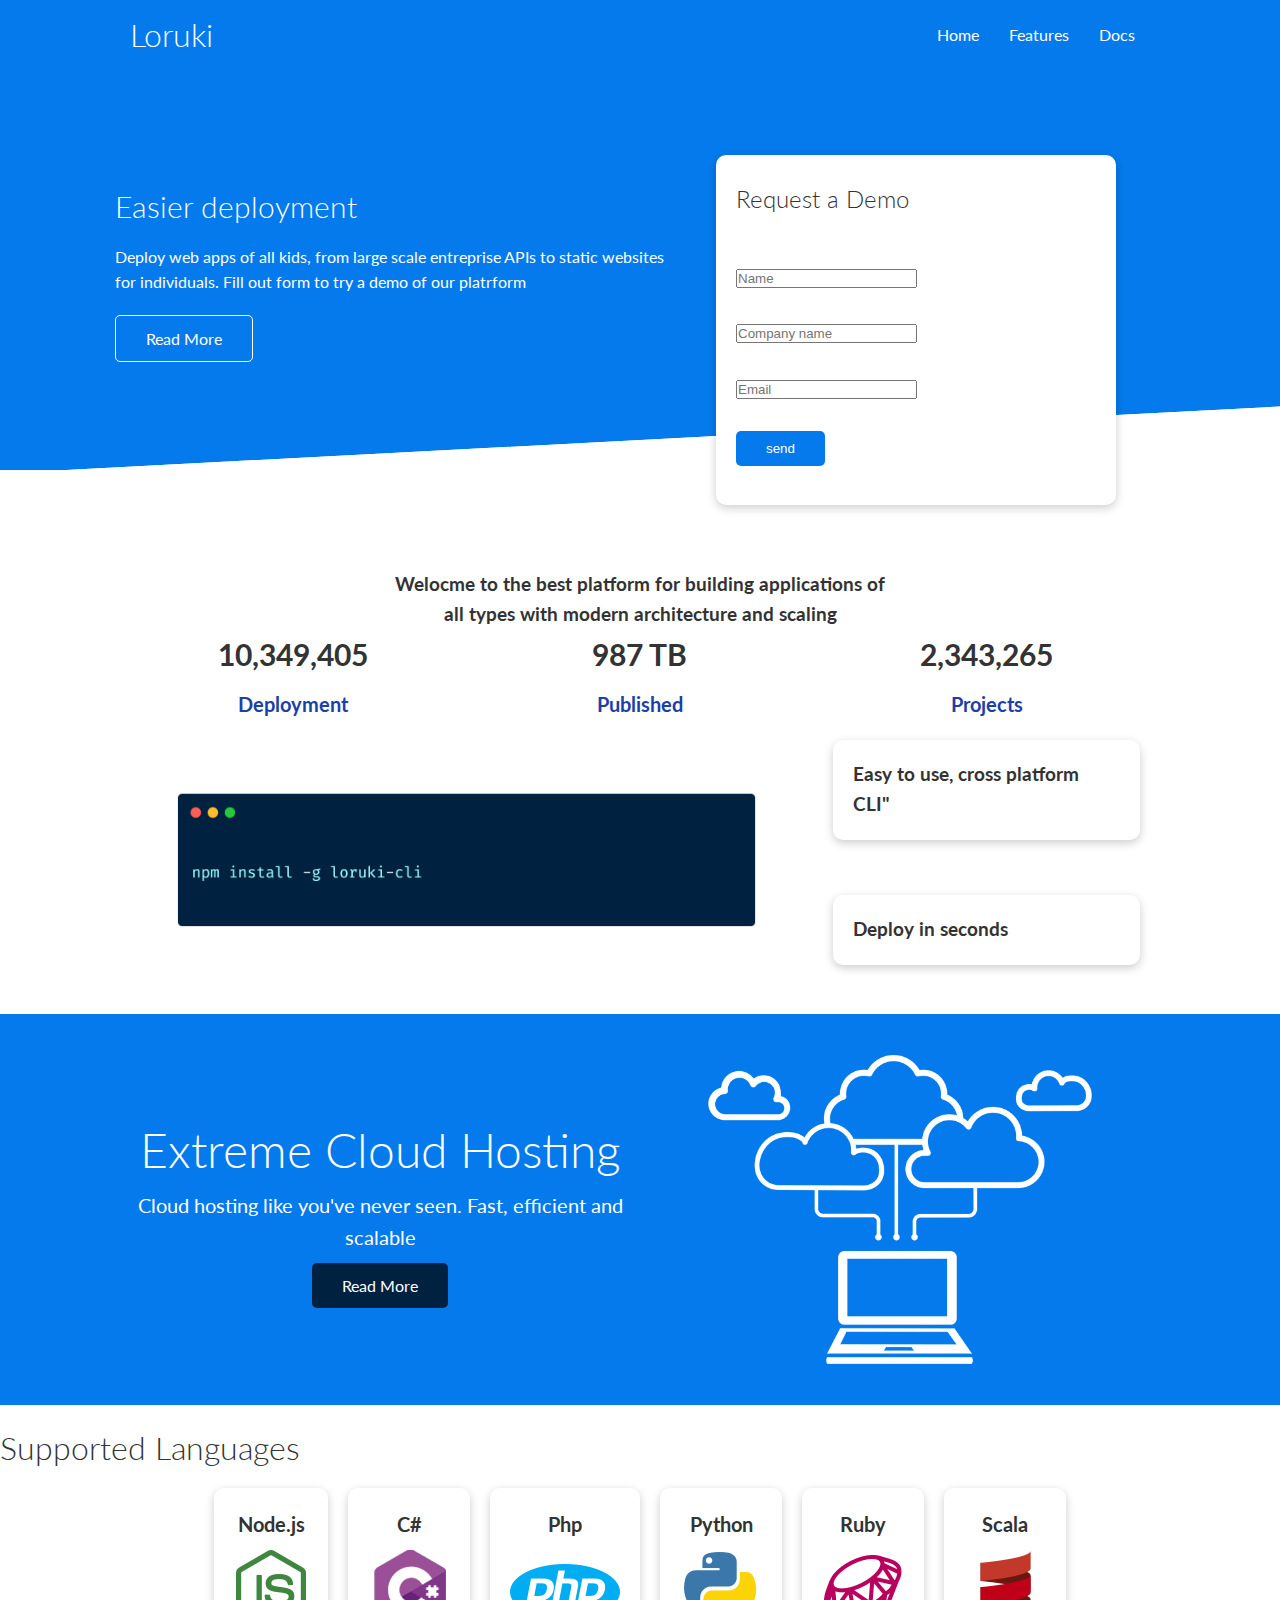
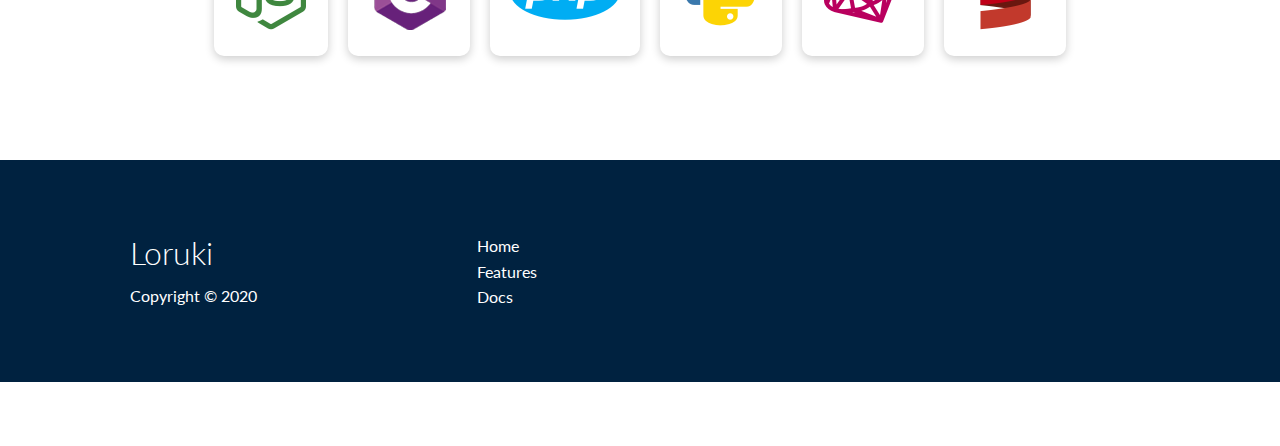
<file: Laruki Website/index.html>
<!DOCTYPE html>
<html lang="en">
<head>
    <meta charset="UTF-8">
    <meta http-equiv="X-UA-Compatible" content="IE=edge">
    <meta name="viewport" content="width=device-width, initial-scale=1.0">
    <link rel="stylesheet" href="https://cdnjs.cloudflare.com/ajax/libs/font-awesome/5.15.2/css/all.min.css" integrity="sha512-HK5fgLBL+xu6dm/Ii3z4xhlSUyZgTT9tuc/hSrtw6uzJOvgRr2a9jyxxT1ely+B+xFAmJKVSTbpM/CuL7qxO8w==" crossorigin="anonymous" />

    <link rel="stylesheet" href="styles.css">
    <link rel="stylesheet" href="utilities.css">
    <title>Laruki | cloud Hosting Website</title>
</head>
<body>
    <div class= "navbar">
        <div class="container flex" >
            <h1 class ="logo">Loruki</h1>
         <nav>
             <ul>
                 <li><a href="index.html">Home</a>  
                 <li><a href="features.html">Features</a>
                 <li><a href="docs.html">Docs</a>


                </li>
             </ul>
         </nav>   
        </div>
    </div>
    <!-- Showcase-->
    <section class="showcase">
        <div class="container grid">
            <div class="showcase-text">
                <h1>Easier deployment</h1>
                <p>Deploy web apps of all kids, from
                    large scale entreprise APIs to static
                    websites for individuals. Fill out 
                    form to try a demo of our platrform</p>
                <a href="features.html" class="btn btn-outline">Read More</a>
                
        </div>

        <div class="showcase-form card">
            <h2>Request a Demo</h2>
            <form name="contact" method="POST" netlify-honeypot="bot-field" data-netlify="true">
                <input type="hidden" name="form-name" value="contact">
                <p class="hidden">
                    <label>Don’t fill this out if you’re human: <input name="bot-field" /></label>
                  </p>
                <div class="form-control">
                    <input type="text" name="name" placeholder="Name" required>
                </div>

                <div class="form-control">
                    <input type="text" name="company" placeholder="Company name" required> 
                </div>

                <div class="form-control">
                    <input type="text" name="email" placeholder="Email" required>
                </div>
                <input type="submit" value="send" class="btn btn-primary">
                
            </form>
        </div>

    </section>
    <!--stats-->
    <section class="stats">
        <div class="container">
            <h3 class="stats-heading text-center my-1">
                Welocme to the best platform for building applications of all 
                types with modern architecture and scaling
            </h3>
            <div class="grid grid-3 text-center my-4">
                <div>
                    <i class="fas fa-server fa-3x"></i>
                    <h3>10,349,405</h3>
                    <p class="text-secondary">Deployment</p>

                </div>
                <div>
                    <i class="fas fa-upload fa-3x"></i>
                    <h3>987 TB</h3>
                    <p class="text-secondary">Published</p>
                </div>
                <div>
                <i class="fas fa-project-diagram fa-3x"></i>
                    <h3>2,343,265</h3>
                    <p class="text-secondary">Projects</p>
                </div>
            </div>
        </div>

    </section>

    <!-- cli-->

    <section class="cli">
        <div class="container grid">
           <img src="images/cli.png" alt=""> 
           <div class="card">
               <h3>Easy to use, cross platform CLI"</h3>
           </div>
           <div class="card">
               <h3>Deploy in seconds</h3>
           </div>
        </div>
    </section>

    <!--Cloudd-->
    <section class="coud bg-primary my-2 py-2">
        <div class="container grid">
            <div class="text-center">
                <h2 class="lg">Extreme Cloud Hosting</h2>
                <p class="lead my-1">Cloud hosting like you've never seen. 
                    Fast, efficient and scalable </p>
                <a href="features.html" class="btn btn-dark">Read More</a>
                
            </div>
            <img src="images/cloud.png" alt="">

        </div>
    </section>
    <!--languages-->
    <section class="languages">
        <h2 class="md text-center-my-2">
            Supported Languages
        </h2>

        <div class="container flex">
            <div class="card">
                <h4>Node.js</h4>
                <img src="images/logos/node.png" alt="">
            </div>
            <div class="card">
                <h4>C#</h4>
                <img src="images/logos/csharp.png" alt="">
            </div>
            <div class="card">
                <h4>Php</h4>
                <img src="images/logos/php.png" alt="">
            </div>
            <div class="card">
                <h4>Python</h4>
                <img src="images/logos/python.png" alt="">
            </div>
            <div class="card">
                <h4>Ruby</h4>
                <img src="images/logos/ruby.png" alt="">
            </div>
            <div class="card">
                <h4>Scala</h4>
                <img src="images/logos/scala.png" alt="">
            </div>

        </div>

        
    </section>

    <!--Footer-->
    <footer class="footer bg-dark py-5">
        <div class="container grid grid-3">
            <div>
                <h1>Loruki
             </h1>
                <p>Copyright &copy; 2020</p>
            </div>
            <nav>
                <ul>
                    <li><a href="index.html">Home</a></li>
                    <li><a href="features.html">Features</a></li>
                    <li><a href="docs.html">Docs</a></li>
                </ul>
            </nav>
            <div class="social">
                    <a href="#"><i class="fab fa-github fa-2x"></i></a>
                    <a href="#"><i class="fab fa-facebook fa-2x"></i></a>
                    <a href="#"><i class="fab fa-instagram fa-2x"></i></a>
                    <a href="#"><i class="fab fa-twitter fa-2x"></i></a>
                </div>
            </div>

    </footer>
</body>
</html>
</file>
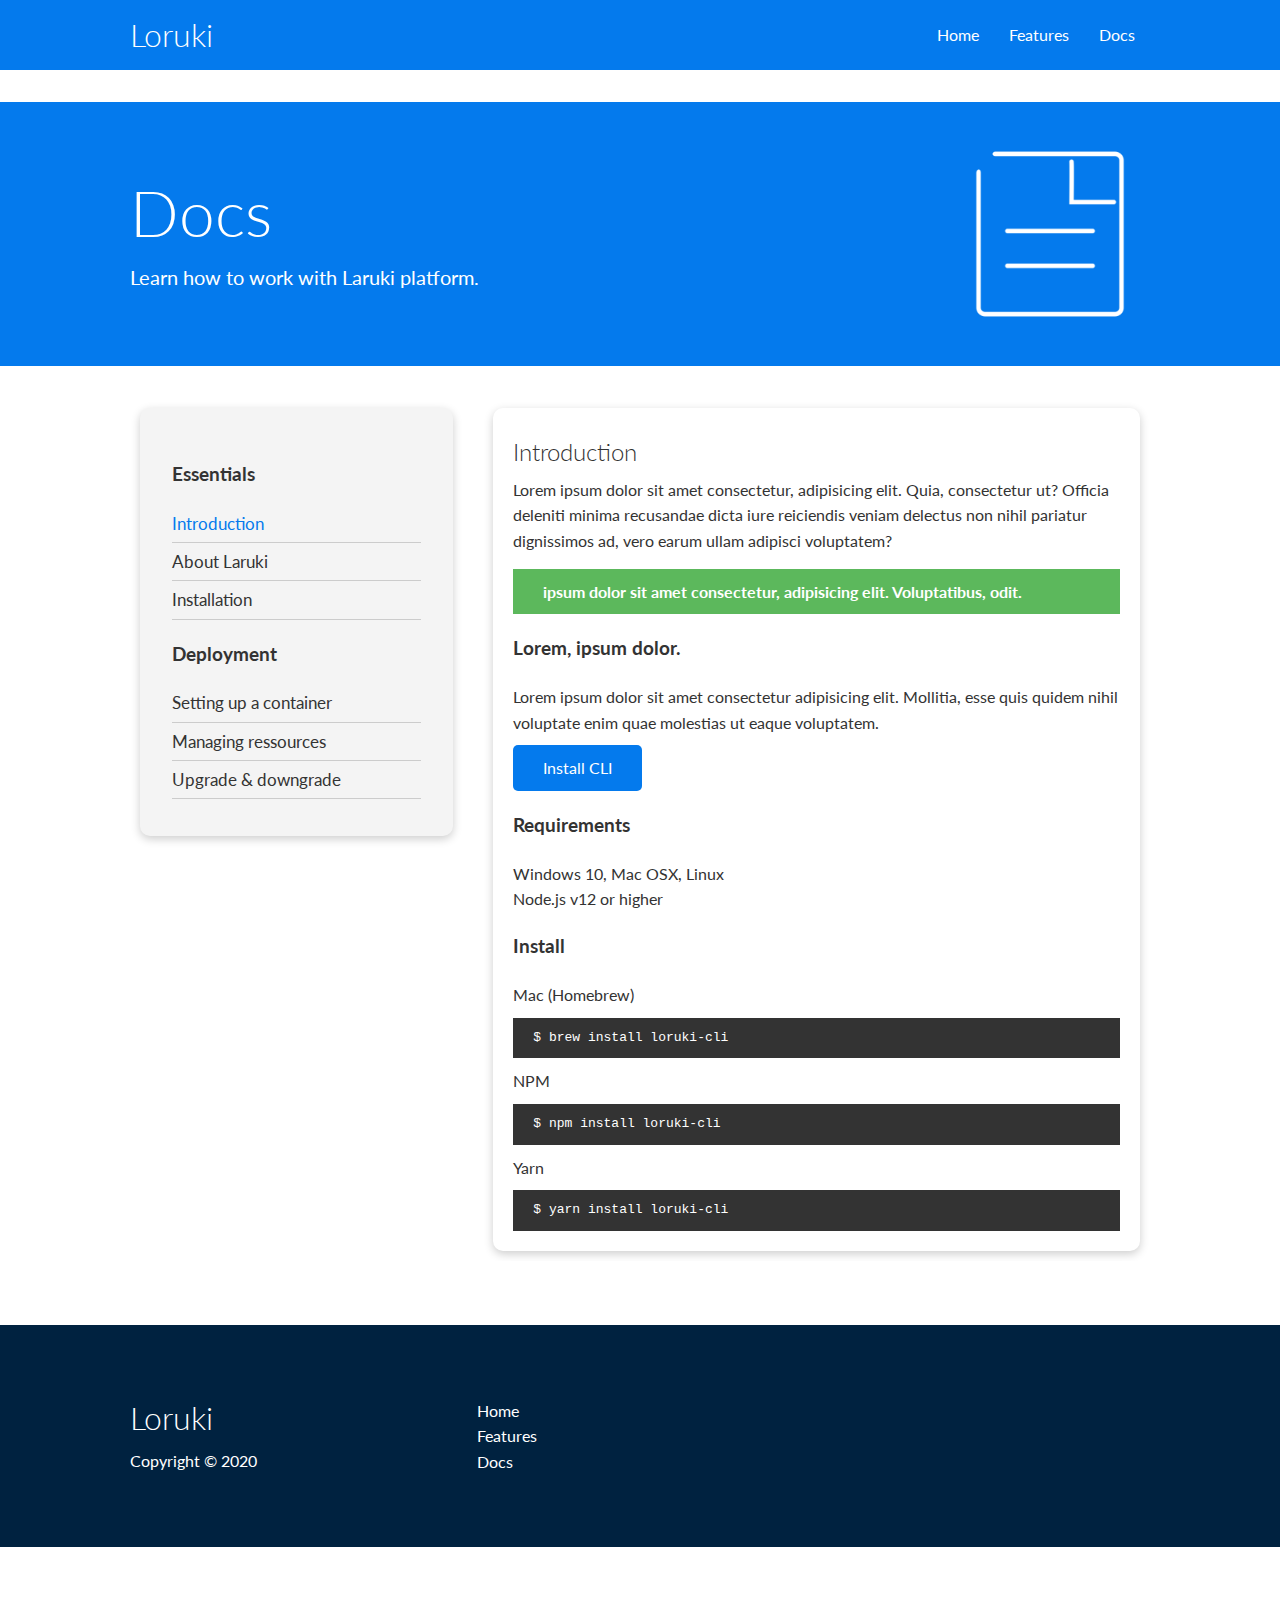
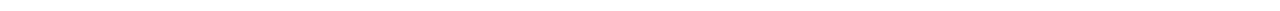
<file: Laruki Website/docs.html>
<!DOCTYPE html>
<html lang="en">
<head>
    <meta charset="UTF-8">
    <meta http-equiv="X-UA-Compatible" content="IE=edge">
    <meta name="viewport" content="width=device-width, initial-scale=1.0">
    <link rel="stylesheet" href="https://cdnjs.cloudflare.com/ajax/libs/font-awesome/5.15.2/css/all.min.css" integrity="sha512-HK5fgLBL+xu6dm/Ii3z4xhlSUyZgTT9tuc/hSrtw6uzJOvgRr2a9jyxxT1ely+B+xFAmJKVSTbpM/CuL7qxO8w==" crossorigin="anonymous" />

    <link rel="stylesheet" href="styles.css">
    <link rel="stylesheet" href="utilities.css">
    <title>Laruki | cloud Hosting Website</title>
</head>
<body>
    <div class= "navbar">
        <div class="container flex" >
            <h1 class ="logo">Loruki</h1>
         <nav>
             <ul>
                 <li><a href="index.html">Home</a>  
                 <li><a href="features.html">Features</a>
                 <li><a href="docs.html">Docs</a>


                </li>
             </ul>
         </nav>   
        </div>
    </div>
 <!--Head-->
 <section class="docs-head bg-primary py-3">
     <div class="container grid">
    <div>
        <h1 class="xl">Docs</h1>
        <p class="lead">
        Learn how to work with Laruki platform.
    </p>
     </div>
        <img src="images/docs.png" alt"">
    </div>
 </section>
 <!-- Docs Main-->
 <div class="section docs-main my-4">
     <div class="container grid">
         <div class="card bg-light p-3">
             <h3 class="my-2">Essentials</h3>
             <nav>
                 <ul>
                     <li><a class="text-primary" href="#">Introduction</a></li>
                     <li><a href="#">About Laruki</a></li>
                     <li><a href="#">Installation</a></li>
                 </ul>
             </nav>
             <h3 class="my-2">Deployment</h3>
             <nav>
                 <ul>
                     <li><a href="#">Setting up a container</a></li>
                     <li><a href="#">Managing ressources</a></li>
                     <li><a href="#">Upgrade & downgrade</a></li>
                 </ul>
             </nav>
         </div>
         <div class="card">
             <h2>Introduction</h2>
             <p>Lorem ipsum dolor sit amet consectetur, adipisicing elit. Quia, consectetur ut? Officia deleniti minima recusandae dicta iure reiciendis veniam delectus non nihil pariatur dignissimos ad, vero earum ullam adipisci voluptatem?</p>
             <div class="alert alert-success">
                 <i class="fas fa-info"></i>
                 ipsum dolor sit amet consectetur, adipisicing elit. Voluptatibus, odit.
             </div>
            
             <h3>Lorem, ipsum dolor.</h3>
             
             <p>Lorem ipsum dolor sit amet consectetur adipisicing elit. Mollitia, esse quis quidem nihil voluptate enim quae molestias ut eaque voluptatem.</p>
             <a href="#" class="btn btn-primary">Install CLI</a>

             <h3>Requirements</h3>
             <ul>
                 <li>Windows 10, Mac OSX, Linux</li>
                 <li>Node.js v12 or higher</li>
             </ul>

             <h3>Install</h3>
             <p>Mac (Homebrew)</p>
             <pre><code>$ brew install loruki-cli</code></pre>
             <p>NPM</p>
             <pre><code>$ npm install loruki-cli</code></pre>
             <p>Yarn</p>
             <pre><code>$ yarn install loruki-cli</code></pre>

            
         </div>
     </div>
 </div>


    <!--Footer-->
    <footer class="footer bg-dark py-5">
        <div class="container grid grid-3">
            <div>
                <h1>Loruki
             </h1>
                <p>Copyright &copy; 2020</p>
            </div>
            <nav>
                <ul>
                    <li><a href="index.html">Home</a></li>
                    <li><a href="features.html">Features</a></li>
                    <li><a href="docs.html">Docs</a></li>
                </ul>
            </nav>
            <div class="social">
                    <a href="#"><i class="fab fa-github fa-2x"></i></a>
                    <a href="#"><i class="fab fa-facebook fa-2x"></i></a>
                    <a href="#"><i class="fab fa-instagram fa-2x"></i></a>
                    <a href="#"><i class="fab fa-twitter fa-2x"></i></a>
                </div>
            </div>

    </footer>
</body>
</html>
</file>
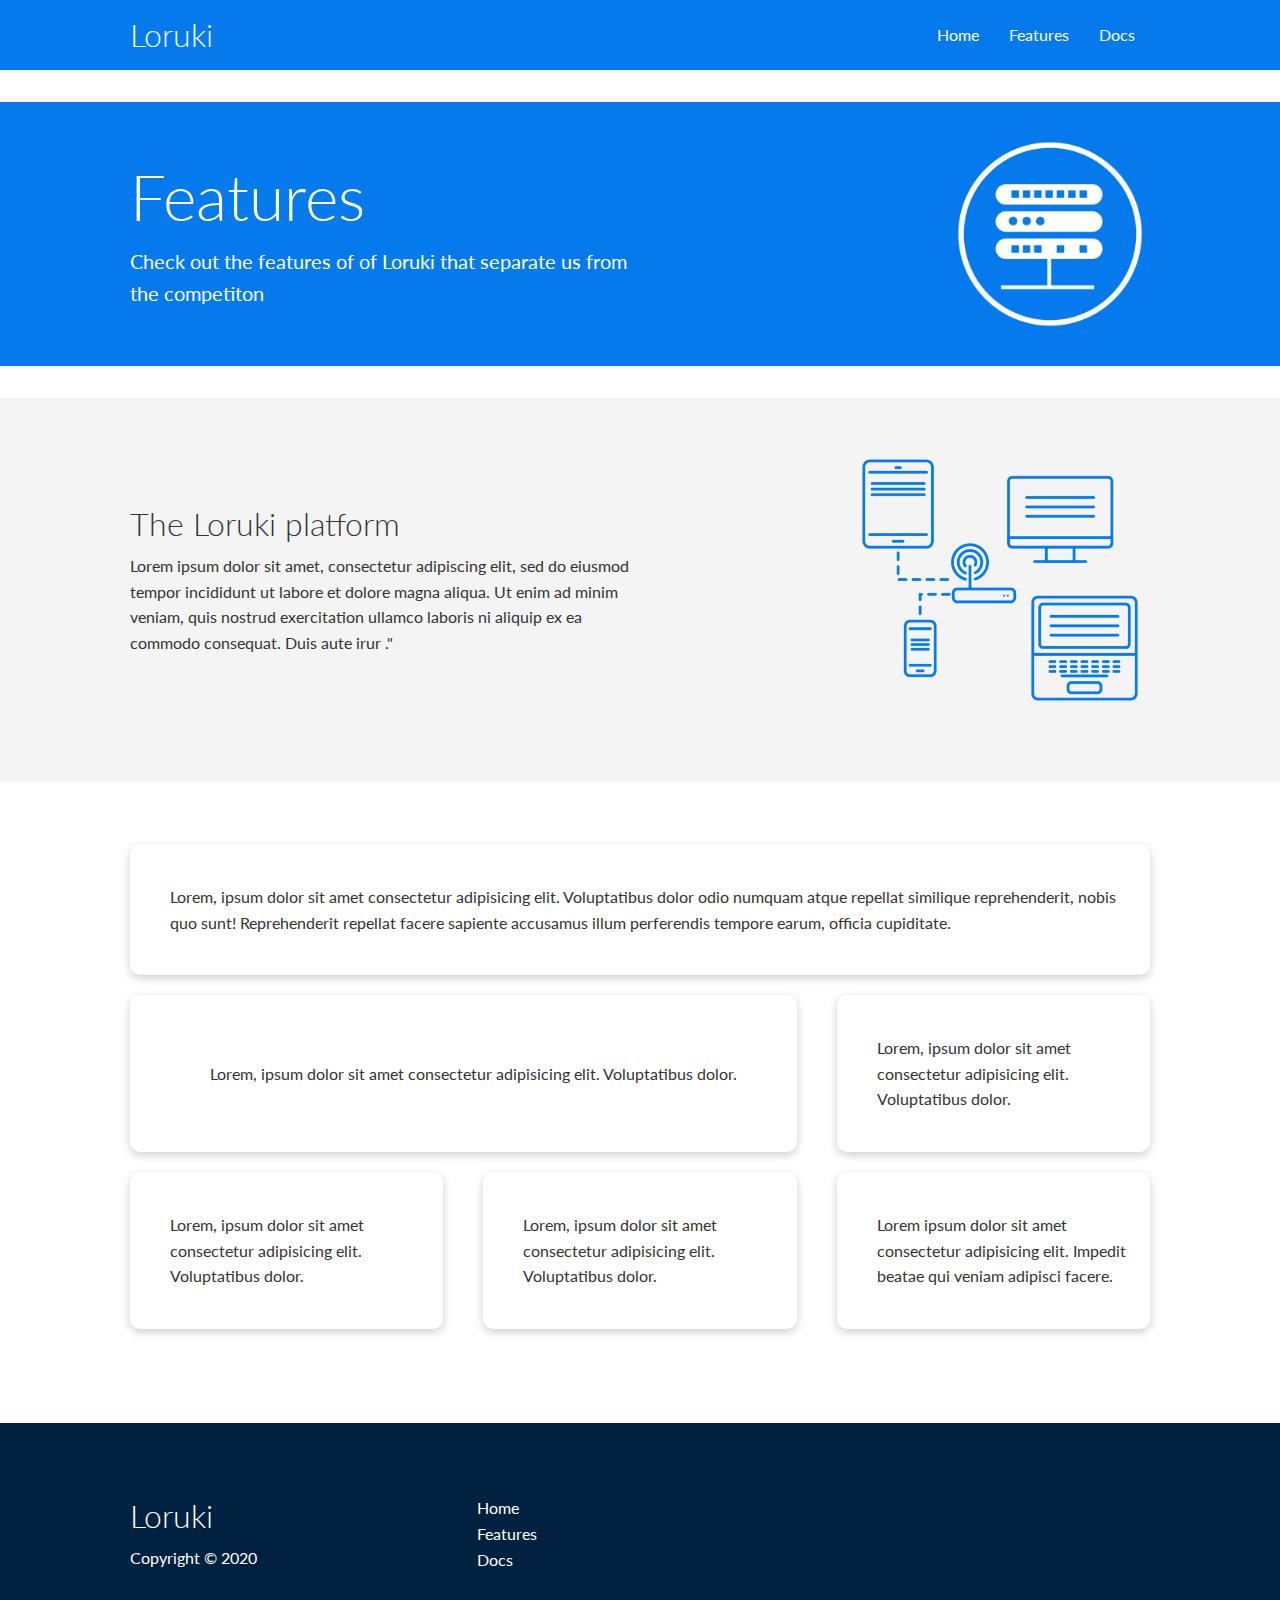
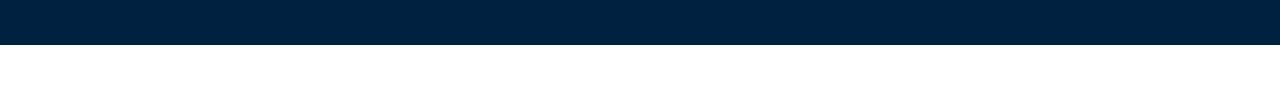
<file: Laruki Website/features.html>
<!DOCTYPE html>
<html lang="en">
<head>
    <meta charset="UTF-8">
    <meta http-equiv="X-UA-Compatible" content="IE=edge">
    <meta name="viewport" content="width=device-width, initial-scale=1.0">
    <link rel="stylesheet" href="https://cdnjs.cloudflare.com/ajax/libs/font-awesome/5.15.2/css/all.min.css" integrity="sha512-HK5fgLBL+xu6dm/Ii3z4xhlSUyZgTT9tuc/hSrtw6uzJOvgRr2a9jyxxT1ely+B+xFAmJKVSTbpM/CuL7qxO8w==" crossorigin="anonymous" />

    <link rel="stylesheet" href="styles.css">
    <link rel="stylesheet" href="utilities.css">
    <title>Laruki | cloud Hosting Website</title>
</head>
<body>
    <div class= "navbar">
        <div class="container flex" >
            <h1 class ="logo">Loruki</h1>
         <nav>
             <ul>
                 <li><a href="index.html">Home</a>  
                 <li><a href="features.html">Features</a>
                 <li><a href="docs.html">Docs</a>


                </li>
             </ul>
         </nav>   
        </div>
    </div>
 <!--Head-->
 <section class="features-head bg-primary py-3">
     <div class="container grid">
    <div>
        <h1 class="xl">Features</h1>
        <p class="lead">
        Check out the features of of Loruki that 
        separate us from the 
            competiton
    </p>
     </div>
        <img src="images/server.png" alt"">
    </div>
 </section>
<!-- Subhead -->
<section class="features-sub-head bg-light py-3">
    <div class="container grid">
        <div>
            <h1 class="md">The Loruki platform</h1>
            <p>
                Lorem ipsum dolor sit amet, consectetur adipiscing elit,
                 sed do eiusmod tempor incididunt ut labore et 
                 dolore magna aliqua. Ut enim ad minim veniam, 
                 quis nostrud exercitation ullamco laboris ni
                 aliquip ex ea commodo consequat. Duis aute irur
                 ."

            </p>
        </div>
        <img src="images/server2.png" alt="">
        <server2 class="png"></server2>
    </div>
</section>
<section class="features-main my-2">
    <div class="container grid grid-3">
        <div class="card flex">
            <i class="fas fa-server fa-3x"></i>
            <p>Lorem, ipsum dolor sit amet consectetur adipisicing elit. Voluptatibus dolor odio numquam atque repellat similique reprehenderit, nobis quo sunt! Reprehenderit repellat facere sapiente accusamus illum perferendis tempore earum, officia cupiditate.

            </p>
        </div>
        <div class="card flex">
            <i class="fas fa-network-wired fa-3x"></i>
            <p>Lorem, ipsum dolor sit amet consectetur adipisicing elit. Voluptatibus dolor.

            </p>
        </div>
        <div class="card flex">
            <i class="fas fa-laptop-code fa-3x"></i>
            <p>Lorem, ipsum dolor sit amet consectetur adipisicing elit. Voluptatibus dolor.

            </p>
        </div>
        <div class="card flex">
            <i class="fas fa-database fa-3x"></i>
            <p>Lorem, ipsum dolor sit amet consectetur adipisicing elit. Voluptatibus dolor.

            </p>
        </div>
        <div class="card flex">
            <i class="fas fa-power-off fa-3x"></i>
            <p>Lorem, ipsum dolor sit amet consectetur adipisicing elit. Voluptatibus dolor.

            </p>
        </div>
        <div class="card flex">
            <i class="fas fa-upload fa-3x"></i>
            <p>Lorem ipsum dolor sit amet consectetur adipisicing elit. Impedit beatae qui veniam adipisci facere.

            </p>
        </div>
    </div>
</section>



    <!--Footer-->
    <footer class="footer bg-dark py-5">
        <div class="container grid grid-3">
            <div>
                <h1>Loruki
             </h1>
                <p>Copyright &copy; 2020</p>
            </div>
            <nav>
                <ul>
                    <li><a href="index.html">Home</a></li>
                    <li><a href="features.html">Features</a></li>
                    <li><a href="docs.html">Docs</a></li>
                </ul>
            </nav>
            <div class="social">
                    <a href="#"><i class="fab fa-github fa-2x"></i></a>
                    <a href="#"><i class="fab fa-facebook fa-2x"></i></a>
                    <a href="#"><i class="fab fa-instagram fa-2x"></i></a>
                    <a href="#"><i class="fab fa-twitter fa-2x"></i></a>
                </div>
            </div>

    </footer>
</body>
</html>
</file>
<file: Laruki Website/styles.css>
@import url('https://fonts.googleapis.com/css2?family=Lato:wght@300&display=swap');

:root {
    --primary-color: #047aed;
    --secondary-color: #1c3fa8;
    --dark-color: #002240;
    --light-color: #f4f4f4;
    --success-color: #5cb85c;
    --error-color: #d9534f;

}

* {
    box-sizing: border-box;
    padding: 0;
    margin: 0;
}
body {
    font-family: 'Lato', sans-serif ;
    color: #333;
    line-height: 1.6;
}

ul {
    list-style-type: none;
}

a {
    text-decoration: none;
    color: #333;


}

h1,
h2 {
    font-weight: 300;
    line-height: 1.2;
    margin: 10px 0;
}

p {
    margin: 10px 0;
}

img {
    width: 100%;
}

code,
pre {
    background: #333;
    color: #fff;
    padding: 10px;
}

.hidden {
    visibility: hidden;
    height: 0;

}
/* Navbar */

.navbar {
    background-color: var(--primary-color);
    color: #fff;
    height: 70px;
    
}

.navbar .flex {
    justify-content: space-between;
}

.navbar ul {
    display: flex;
}

.navbar a {
    color: #fff;
    padding: 10px;
    margin: 0 5px;
}

.navbar a:hover {
    border-bottom:#fff solid;

}
/*Showcase*/
.showcase {
    background-color: var(--primary-color);
    height: 400px;
    color: #fff;
    position: relative;
}
.showcase h1 {
    font-size: 30px;
}

.showcase p {
    margin: 20px 0;
}

.showcase .grid {
    overflow: visible;
    grid-template-columns: 55% 45%;
    gap: 30px;
}
.showcase-text{
    animation: slideInFromLeft 1s ease-in;
}


.showcase-form {
    position: relative;
    top: 60px;
    height: 350px;
    width: 400px;
    padding: 40px;
    z-index: 100;
    animation: slideInFromRight 1s ease-in;
}

.showcase-form .form-control {
    margin: 30px 0;
}
showcase-form input[type='text'],
.showcase-form input[type='email'] {
    border: 0;
    border-bottom: 1px solid #b4becb;
    width: 100%;
    padding: 3px;
    font-size: 16px;

}
.showcase-form input:focus {
    outline: none;
}

.showcase::before,
.showcase::after {
    content: "";
    position: absolute;
    height: 100px;
    bottom: -70px;
    right: 0;
    left: 0;
    background: #fff;
    transform: skewY(-3deg);
    -webkit-transform: skewY(-3deg);
    -moz-transform: skewY(-3deg);
    -ms-transform: skewY(-3deg);

}

/*stats*/
.stats {
    padding-top: 100px;
    animation: slideInFromBottom 1s ease-in;
}

.stats-heading {
    max-width: 500px;
    margin: auto;
}

.stats .grid h3 {
    font-size: 30px;
}

.stats .grid p {
    font-size: 20px;
    font-weight: bold;
}

/*Cli*/
.cli .grid {
    grid-template-columns: repeat(3, 1fr);
   grid-template-rows: repeat(2, 1fr); 
}

.cli .grid > *:first-child {
    grid-column: 1 / span 2;
    grid-row: 1 / span 2;
}

/*Cloud*/

.cloud .grid {
    grid-template-columns: 4fr 3fr;

}

/* Languages */
.languages .flex {
    flex-wrap: wrap;
}
.languages .card {
    text-align: center;
    margin: 10px 10px 40px;
    transition: transform 0.2s ease-in;

}
.languages .card h4 {
    font-size: 20px;
    margin-bottom: 10px;
}

.languages .card:hover {
    transform: translateY(-15px);

}

/*features*/
.features-head img,
.docs-head img {
    width: 200px;
    justify-self: flex-end;
}
.features-sub-head img {
    width: 300px;
    justify-self: flex-end;
}
.features-main .card > i{
    margin-right: 20px;
}

.features-main .grid {
    padding: 30px;
}
.features-main .grid > *:first-child {
    grid-column: 1 /span 3;
}
.features-main .grid > *:nth-child(2) {
    grid-column: 1 /span 2;
}

/* docs*/
.docs-main h3 {
    margin: 20px 0;
}
.docs-main .grid {
    grid-template-columns: 1fr 2fr;
    align-items: flex-start;
}
.docs-main nav li {
    font-size: 17px;
    padding-bottom: 5px;
    margin-bottom: 5px;
    border-bottom: 1px #ccc solid;
}
.docs-main a:hover{
    font-weight: bold;
}
/* footer*/

.footer .social a {
    margin: 0 10px;

}

/* Animation */
@keyframes slideInFromLeft {
    0% {
        transform: translateX(-100%);
    }
    100% {
        transform: translateX(0);
    }
    
}

@keyframes slideInFromRight {
    0% {
        transform: translateX(100%);
    }
    100% {
        transform: translateX(0);
    }
    
}
@keyframes slideInFromtop {
    0% {
        transform: translateY(-100%);
    }
    100% {
        transform: translateX(0);
    }
    
}
@keyframes slideInFromBottom {
    0% {
        transform: translateY(100%);
    }
    100% {
        transform: translateX(0);
    }
    
}

/*tablets and under*/

@media(max-width: 768px) {
    .grid,
    .showcase .grid,
    .stats .grid,
    .cli .grid,
    .cloud .grid 
    .features-main .grid,
    .docs-main .grid {
        grid-template-columns: 1fr;
        grid-template-rows: 1fr;
    }
    .showcase {
        height: auto;
    }
    .showcase-text {
        text-align: center;
        margin-top: 40px;
    }
    .showcase-form {
        justify-self: center;
        margin: auto;
    }
    .cli .grid > *:first-child {
        grid-column: 1 ;
        grid-row: 1 ;
    }
    .features-head,
    .features-sub-head,
    .docs-head {
        text-align: center;
    }
    .features-head img,
    .features-sub-head img,
    .docs-head img {
        justify-self: center;
    }
    .features-main .grid > *:first-child,
    .features-main .grid > *:nth-child(2) {
        grid-column: 2;
    }


}

/*Mobile*/

@media(maxi-width: 500px) {
    .navbar {
        height: 110;
    }
    .navbar .flex {
        flex-direction: column;
    }

}
</file>
<file: Laruki Website/utilities.css>
.container {

    max-width: 1100px;
    margin: 0  auto;
    overflow: auto;
    padding: 0 40px;
}



.card {
    background-color: #fff;
    color: #333;
    border-radius: 10px;
    box-shadow: 0 3px 10px rgba(0, 0, 0, 0.2);
    padding: 20px;
    margin: 10px;

}

.btn {
    display: inline-block;
    padding: 10px 30px;
    cursor: pointer;
    background: var(--primary-color);
    color: #fff;
    border: none;
    border-radius: 5px;
    


}

.btn-outline {
    background-color: transparent;
    border: 1px #fff solid;
}

.btn:hover {
    transform: scale(0.9);
}

/*backgrounds & colored buttons*/
.bg-primary,
.btn-primary {
    background-color: var(--primary-color);
    color: #fff;
}
.bg-secondary,
.btn-secondary {
    background-color: var(--secondary-color);
    color: #fff;
}
.bg-dark,
.btn-dark {
    background-color: var(--dark-color);
    color: #fff;
}
.bg-light,
.btn-light {
    background-color: var(--light-color);
    color: #333;
}
.bg-primary a,
.btn-primary a a,
.bg-secondary a,
.btn-secondary a,
.bg-dark a,
.btn-dark a {
    color: #fff;
}

/* Text Colors*/

.text-primary {
    color: var(--primary-color);
    
}
.text-secondary {
    color: var(--secondary-color);
    
}
.text-dark {
    color: var(--dark-color);
    
}
.text-light {
    color: var(--light-color);
    
}




/*text sizes*/

.lead {
    font-size: 20px;
}
.sm {
    font-size: 1rem;
}
.md {
    font-size: 2rem;
}
.lg {
    font-size: 3rem;
}
.xl {
    font-size: 4rem;
}

.text-center {
    text-align: center;
}
/*Alert*/
.alert {
    background-color: var(--light-color);
    padding: 10px 20px;
    font-weight: bold;
    margin: 15px 0;
}
.alert i {
    margin-right: 10px;
}
.alert-success {
    background-color: var(--success-color);
    color: #fff;
    
}
.alert-error {
    background-color: var(--error-color);
    color: #fff;
}

.flex {
    display: flex;
    justify-content: center;
    align-items: center;
    height: 100%;
    
}

.grid {
    display: grid;
    grid-template-columns: repeat(2, 1fr);
    gap: 20px;
    justify-content: center;
    align-items: center;
    height: 100%;
    

}
.grid-3 {
    grid-template-columns: repeat(3, 1fr);  
}

/*margin*/
.py-1 {
    margin: 1rem 0;

}

.py-2 {
    margin: 1.5rem 0;
}

.py-3 {
    margin: 2rem 0;
}

.py-4 {
    margin: 3rem 0;
}

.py-5 {
    margin: 4rem 0;
}

.m-1 {
    margin: 1rem 0;

}

.m-2 {
    margin: 1.5rem ;
}

.m-3 {
    margin: 2rem ;
}

.m-4 {
    margin: 3rem ;
}

.m-5 {
    margin: 4rem ;
}

/*Padding*/

.py-1 {
    padding: 1rem 0;

}

.py-2 {
    padding: 1.5rem 0;
}

.py-3 {
    padding: 2rem 0;
}

.py-4 {
    padding: 3rem 0;
}

.py-5 {
    padding: 4rem 0;
}

.p-1 {
    padding: 1rem 0;

}

.p-2 {
    padding: 1.5rem ;
}

.p-3 {
    padding: 2rem ;
}

.p-4 {
    padding: 3rem ;
}

.p-5 {
    margin: 4rem ;
}
</file>
